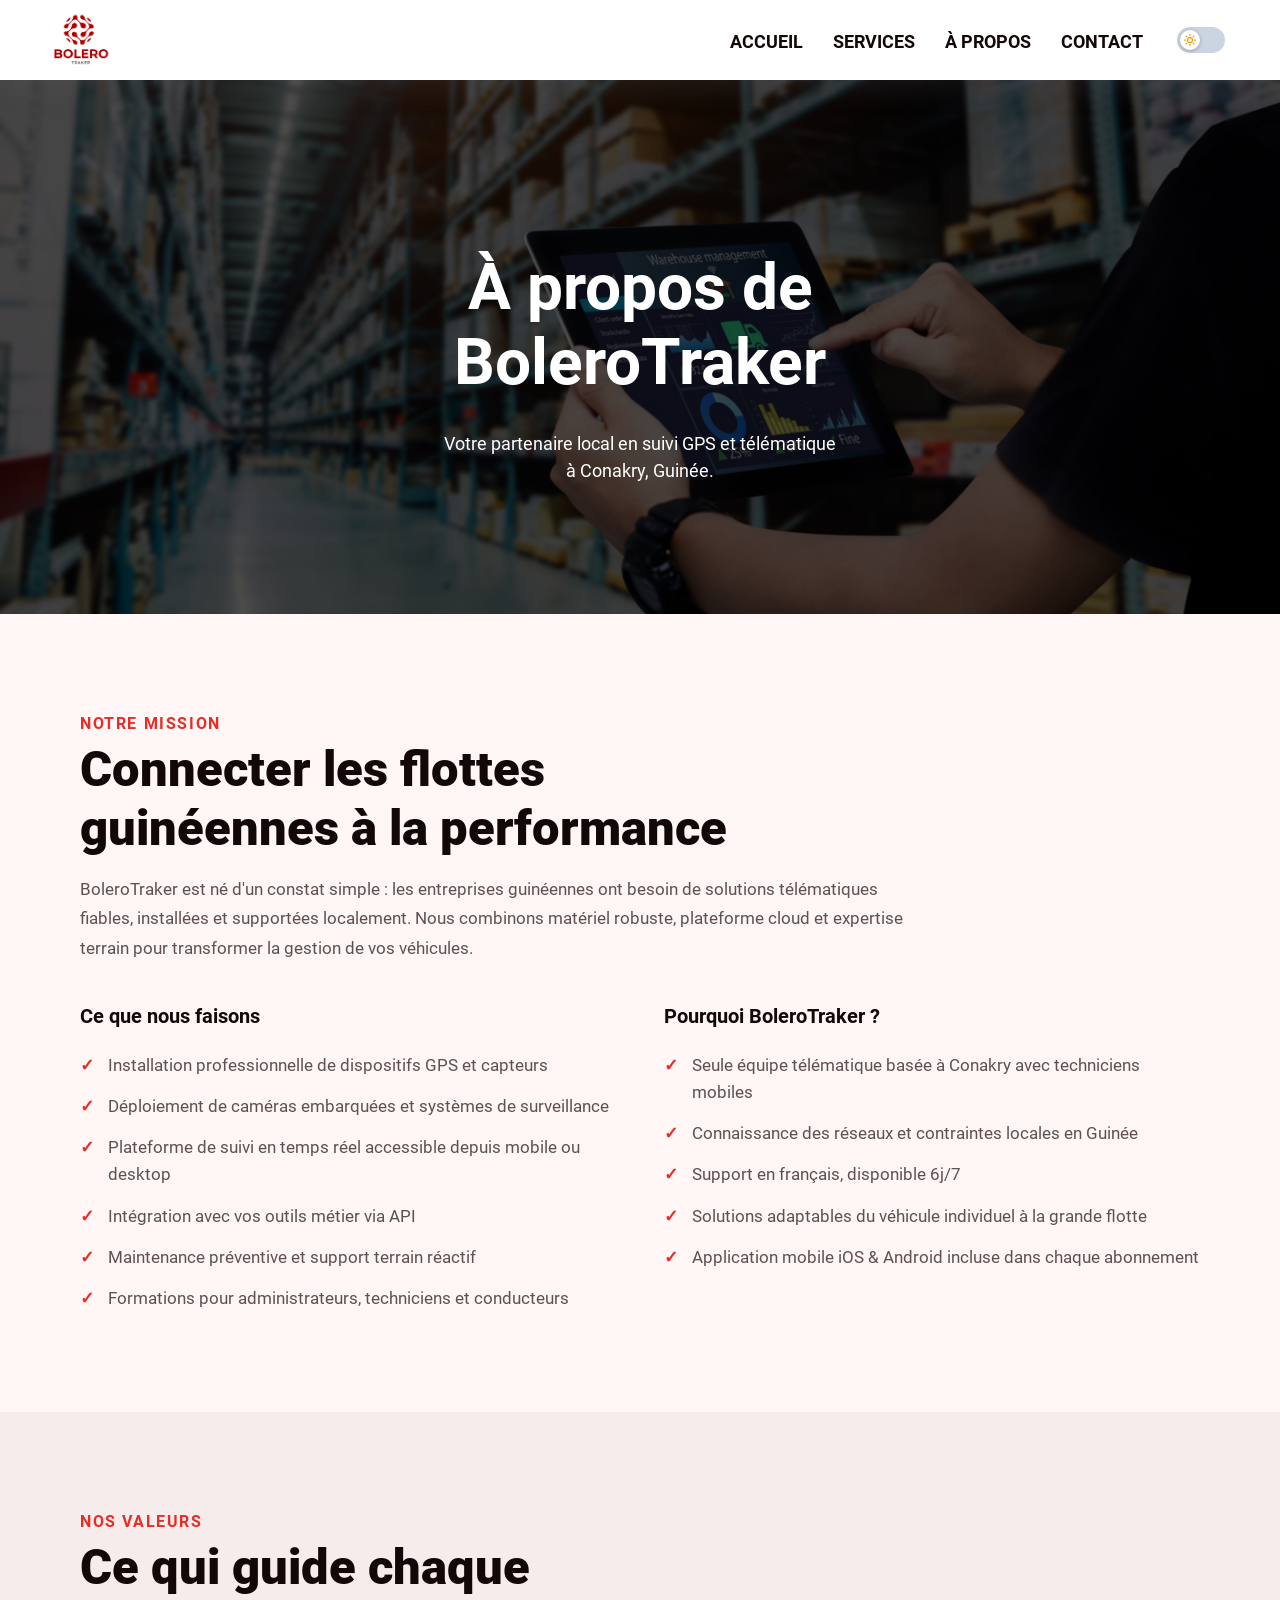
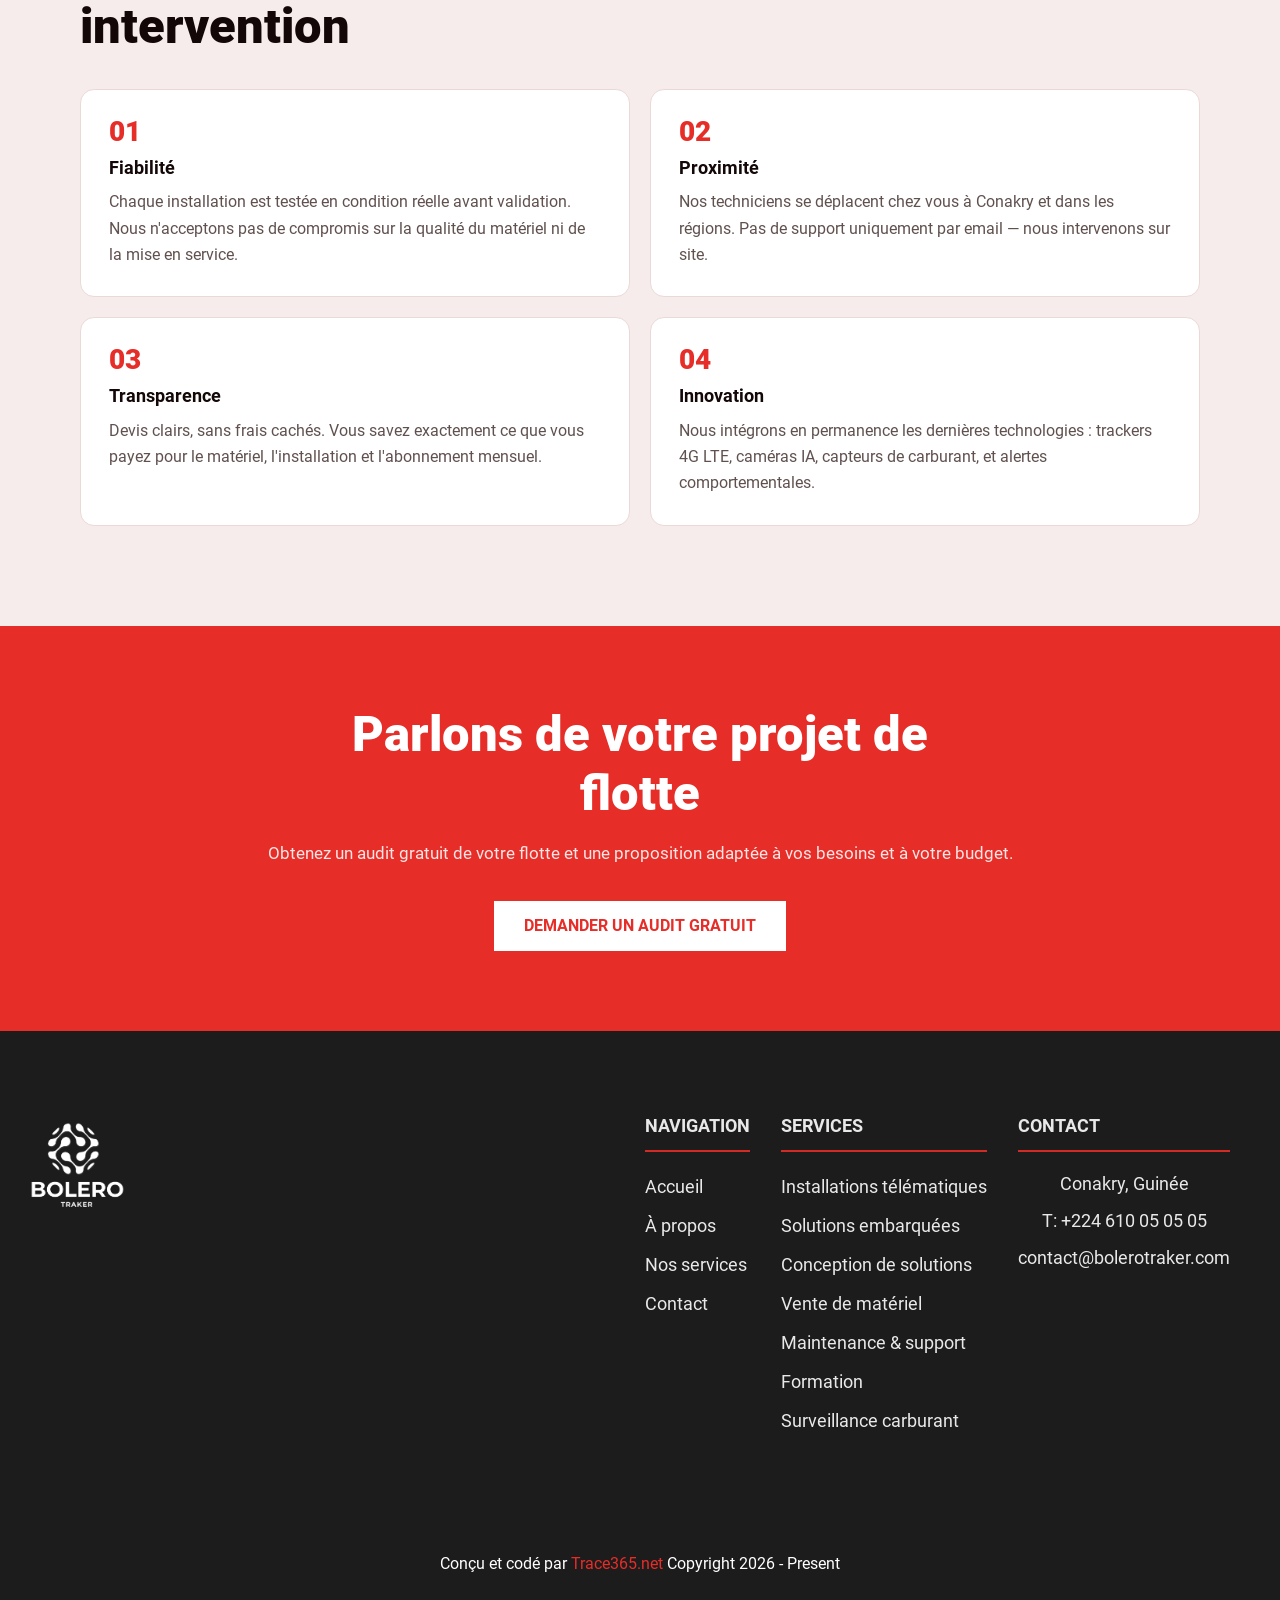
<file: about.html>
<!DOCTYPE html>
<html lang="fr">
<head>
  <meta charset="UTF-8">
  <meta name="viewport" content="width=device-width, initial-scale=1.0">
  <title>À propos — BoleroTraker | Suivi GPS Conakry, Guinée</title>
  <meta name="description" content="BoleroTraker est votre partenaire local de suivi GPS et télématique en Guinée. Découvrez notre mission, notre équipe et notre engagement pour les flottes guinéennes.">
  <link rel="canonical" href="https://www.bolerotraker.com/about.html">
  <link rel="icon" type="image/svg+xml" href="/images/favicon.svg">
  <link rel="apple-touch-icon" href="/images/favicon.svg">
  <link rel="stylesheet" href="/css/root.css">
  <link rel="stylesheet" href="/css/dark.css">
  <link rel="stylesheet" href="/css/animations.css">
</head>
<body class="interior">
  <a class="skip" aria-label="aller au contenu principal" href="#main">Aller au contenu principal</a>
  <script defer src="/js/animations.js"></script>

  <div id="nav-placeholder"></div>
  <main id="main">

    <section id="int-hero">
      <h1>À propos de BoleroTraker</h1>
      <p>Votre partenaire local en suivi GPS et télématique à Conakry, Guinée.</p>
      <picture>
        <img src="/images/hero_img_1.png" alt="équipe BoleroTraker" loading="eager" decoding="async">
      </picture>
    </section>

    <!-- Mission -->
    <section class="sp-section">
      <div class="sp-container">
        <span class="sp-label">Notre mission</span>
        <h2 class="sp-title">Connecter les flottes guinéennes à la performance</h2>
        <p class="sp-intro">BoleroTraker est né d'un constat simple : les entreprises guinéennes ont besoin de solutions télématiques fiables, installées et supportées localement. Nous combinons matériel robuste, plateforme cloud et expertise terrain pour transformer la gestion de vos véhicules.</p>
        <div class="sp-two-col" style="margin-top:2.5rem">
          <div class="sp-col">
            <h3 style="font-size:1.25rem;font-weight:700;color:var(--text);margin-bottom:1rem">Ce que nous faisons</h3>
            <ul class="sp-list">
              <li>Installation professionnelle de dispositifs GPS et capteurs</li>
              <li>Déploiement de caméras embarquées et systèmes de surveillance</li>
              <li>Plateforme de suivi en temps réel accessible depuis mobile ou desktop</li>
              <li>Intégration avec vos outils métier via API</li>
              <li>Maintenance préventive et support terrain réactif</li>
              <li>Formations pour administrateurs, techniciens et conducteurs</li>
            </ul>
          </div>
          <div class="sp-col">
            <h3 style="font-size:1.25rem;font-weight:700;color:var(--text);margin-bottom:1rem">Pourquoi BoleroTraker ?</h3>
            <ul class="sp-list">
              <li>Seule équipe télématique basée à Conakry avec techniciens mobiles</li>
              <li>Connaissance des réseaux et contraintes locales en Guinée</li>
              <li>Support en français, disponible 6j/7</li>
              <li>Solutions adaptables du véhicule individuel à la grande flotte</li>
              <li>Application mobile iOS &amp; Android incluse dans chaque abonnement</li>
            </ul>
          </div>
        </div>
      </div>
    </section>

    <!-- Values -->
    <section class="sp-section alt">
      <div class="sp-container">
        <span class="sp-label">Nos valeurs</span>
        <h2 class="sp-title">Ce qui guide chaque intervention</h2>
        <div class="sp-grid two-col" style="margin-top:2rem">
          <div class="sp-card">
            <div class="sp-card-num">01</div>
            <div class="sp-card-title">Fiabilité</div>
            <p class="sp-card-text">Chaque installation est testée en condition réelle avant validation. Nous n'acceptons pas de compromis sur la qualité du matériel ni de la mise en service.</p>
          </div>
          <div class="sp-card">
            <div class="sp-card-num">02</div>
            <div class="sp-card-title">Proximité</div>
            <p class="sp-card-text">Nos techniciens se déplacent chez vous à Conakry et dans les régions. Pas de support uniquement par email — nous intervenons sur site.</p>
          </div>
          <div class="sp-card">
            <div class="sp-card-num">03</div>
            <div class="sp-card-title">Transparence</div>
            <p class="sp-card-text">Devis clairs, sans frais cachés. Vous savez exactement ce que vous payez pour le matériel, l'installation et l'abonnement mensuel.</p>
          </div>
          <div class="sp-card">
            <div class="sp-card-num">04</div>
            <div class="sp-card-title">Innovation</div>
            <p class="sp-card-text">Nous intégrons en permanence les dernières technologies : trackers 4G LTE, caméras IA, capteurs de carburant, et alertes comportementales.</p>
          </div>
        </div>
      </div>
    </section>

    <!-- CTA -->
    <section class="sp-cta-section">
      <div class="sp-container">
        <h2 class="sp-title">Parlons de votre projet de flotte</h2>
        <p class="sp-intro">Obtenez un audit gratuit de votre flotte et une proposition adaptée à vos besoins et à votre budget.</p>
        <a href="contact.html" class="button-solid">Demander un audit gratuit</a>
      </div>
    </section>

  </main>

  <div id="footer-placeholder"></div>
  <script defer src="/js/components.js"></script>
  <script defer src="/js/nav.js"></script>
  <script defer src="/js/dark.js"></script>
</body>
</html>
</file>
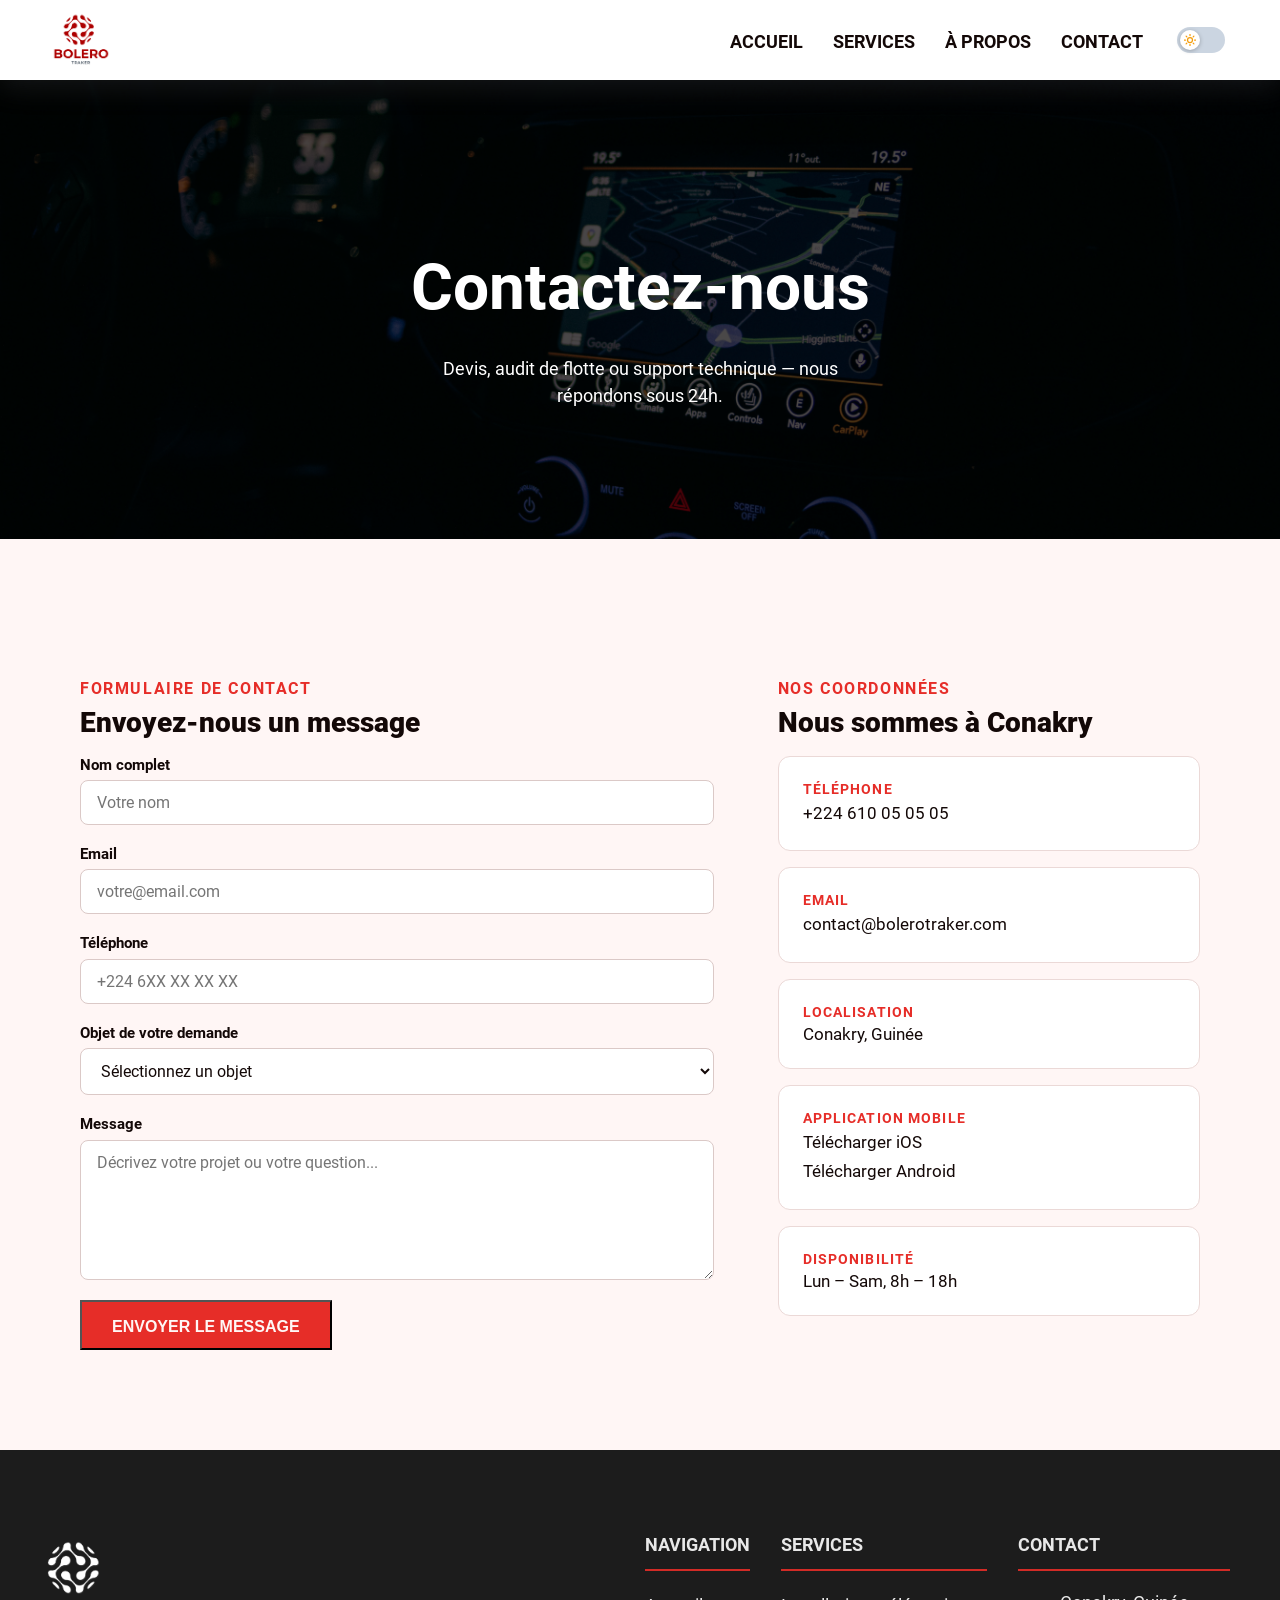
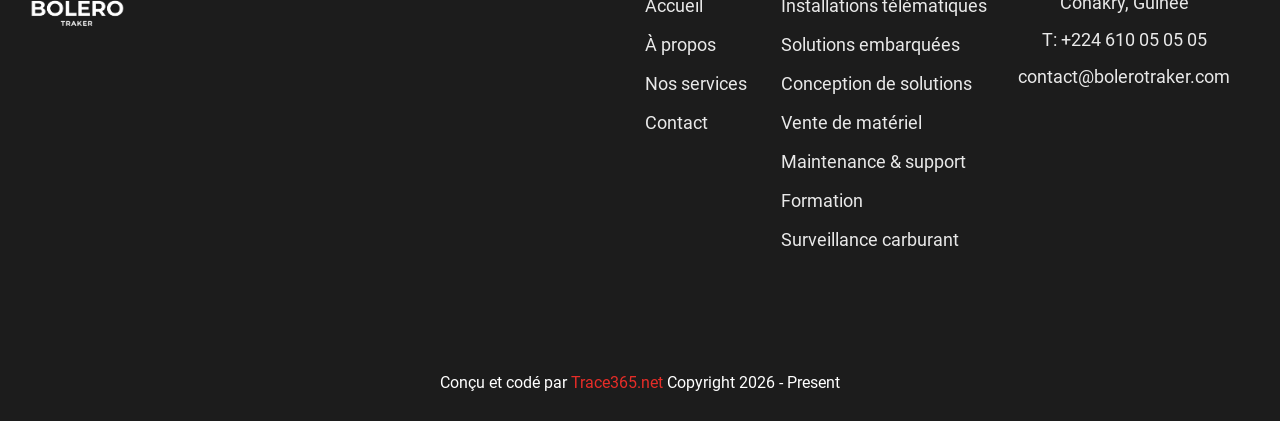
<file: contact.html>
<!DOCTYPE html>
<html lang="fr">
<head>
  <meta charset="UTF-8">
  <meta name="viewport" content="width=device-width, initial-scale=1.0">
  <title>Contact — BoleroTraker | Devis &amp; Support GPS Conakry</title>
  <meta name="description" content="Contactez BoleroTraker pour un devis d'installation GPS, un audit de flotte ou du support technique à Conakry, Guinée.">
  <link rel="canonical" href="https://www.bolerotraker.com/contact.html">
  <link rel="icon" type="image/svg+xml" href="/images/favicon.svg">
  <link rel="apple-touch-icon" href="/images/favicon.svg">
  <link rel="stylesheet" href="/css/root.css">
  <link rel="stylesheet" href="/css/dark.css">
  <link rel="stylesheet" href="/css/animations.css">
  <style>
    .contact-layout {
      display: flex;
      flex-direction: column;
      gap: 3rem;
      margin-top: 2.5rem;
    }
    @media (min-width: 900px) {
      .contact-layout { flex-direction: row; gap: 4rem; }
      .contact-form-col { flex: 1.5; }
      .contact-info-col { flex: 1; }
    }
    .contact-form label {
      display: flex;
      flex-direction: column;
      gap: 0.4rem;
      margin-bottom: 1.25rem;
      color: var(--text);
      font-weight: 600;
      font-size: 0.9375rem;
    }
    .contact-form input,
    .contact-form textarea,
    .contact-form select {
      width: 100%;
      padding: 0.75rem 1rem;
      border: 1.5px solid var(--border);
      border-radius: 0.5rem;
      font-size: 1rem;
      font-family: inherit;
      background: var(--bg-light);
      color: var(--text);
      transition: border-color 0.2s;
    }
    .contact-form input:focus,
    .contact-form textarea:focus,
    .contact-form select:focus {
      outline: none;
      border-color: var(--primary);
    }
    .contact-form textarea { resize: vertical; min-height: 140px; }
    .contact-info-item {
      display: flex;
      flex-direction: column;
      gap: 0.25rem;
      padding: 1.5rem;
      background: var(--bg-light);
      border: 1px solid var(--border-muted);
      border-radius: 0.75rem;
      margin-bottom: 1rem;
    }
    .contact-info-item strong {
      font-size: 0.875rem;
      text-transform: uppercase;
      letter-spacing: .08em;
      color: var(--primary);
      font-weight: 700;
    }
    .contact-info-item a, .contact-info-item span {
      color: var(--text);
      font-size: 1.0625rem;
      text-decoration: none;
    }
    .contact-info-item a:hover { color: var(--primary); }
    body.dark-mode .contact-form input,
    body.dark-mode .contact-form textarea,
    body.dark-mode .contact-form select {
      background: oklch(0.18 0.02 28);
      border-color: oklch(0.3 0.02 28);
    }
    body.dark-mode .contact-info-item {
      background: oklch(0.18 0.02 28);
      border-color: oklch(0.25 0.02 28);
    }
  </style>
</head>
<body class="interior">
  <a class="skip" aria-label="aller au contenu principal" href="#main">Aller au contenu principal</a>
  <script defer src="/js/animations.js"></script>

  <div id="nav-placeholder"></div>
  <main id="main">

    <section id="int-hero">
      <h1>Contactez-nous</h1>
      <p>Devis, audit de flotte ou support technique — nous répondons sous 24h.</p>
      <picture>
        <img src="/images/hero_img_2.png" alt="contact BoleroTraker" loading="eager" decoding="async">
      </picture>
    </section>

    <section class="sp-section">
      <div class="sp-container">
        <div class="contact-layout">
          <div class="contact-form-col">
            <span class="sp-label">Formulaire de contact</span>
            <h2 class="sp-title" style="font-size:1.75rem">Envoyez-nous un message</h2>
            <form class="contact-form" name="contact" method="POST" action="mailto:contact@bolerotraker.com" enctype="text/plain">
              <label>Nom complet
                <input type="text" name="name" placeholder="Votre nom" required>
              </label>
              <label>Email
                <input type="email" name="email" placeholder="votre@email.com" required>
              </label>
              <label>Téléphone
                <input type="tel" name="phone" placeholder="+224 6XX XX XX XX">
              </label>
              <label>Objet de votre demande
                <select name="subject" required>
                  <option value="" disabled selected>Sélectionnez un objet</option>
                  <option>Demande de devis</option>
                  <option>Audit de flotte gratuit</option>
                  <option>Support technique</option>
                  <option>Information produit</option>
                  <option>Partenariat</option>
                  <option>Autre</option>
                </select>
              </label>
              <label>Message
                <textarea name="message" placeholder="Décrivez votre projet ou votre question..." required></textarea>
              </label>
              <button type="submit" class="button-solid">Envoyer le message</button>
            </form>
          </div>
          <div class="contact-info-col">
            <span class="sp-label">Nos coordonnées</span>
            <h2 class="sp-title" style="font-size:1.75rem">Nous sommes à Conakry</h2>
            <div class="contact-info-item">
              <strong>Téléphone</strong>
              <a href="tel:+224610050505">+224 610 05 05 05</a>
            </div>
            <div class="contact-info-item">
              <strong>Email</strong>
              <a href="mailto:contact@bolerotraker.com">contact@bolerotraker.com</a>
            </div>
            <div class="contact-info-item">
              <strong>Localisation</strong>
              <span>Conakry, Guinée</span>
            </div>
            <div class="contact-info-item">
              <strong>Application mobile</strong>
              <a href="https://apps.apple.com/app/bolero-tracker/id6769682592" target="_blank" rel="noopener">Télécharger iOS</a>
              <a href="https://play.google.com/store/apps/details?id=com.pilottelematics.bolero" target="_blank" rel="noopener">Télécharger Android</a>
            </div>
            <div class="contact-info-item">
              <strong>Disponibilité</strong>
              <span>Lun – Sam, 8h – 18h</span>
            </div>
          </div>
        </div>
      </div>
    </section>

  </main>

  <div id="footer-placeholder"></div>
  <script defer src="/js/components.js"></script>
  <script defer src="/js/nav.js"></script>
  <script defer src="/js/dark.js"></script>
</body>
</html>
</file>
<file: css/root.css>
/*-- -------------------------- -->
<---        Core Animation      -->
<--- -------------------------- -*/


/* Smooth in-page anchor scrolling */
html { scroll-behavior: smooth; }



/*-- -------------------------- -->
<---        Core Styles         -->
<--- -------------------------- -*/
/* Mobile */
@media only screen and (min-width: 0em) {
  :root {
    /* --primary: #0070c9;
    --primaryShade: #3399ff;
    --primaryDark: #004b8a;
    --bodyTextColor: #4E4B66;
    --bodyTextColorWhite: #FAFBFC;
    --headerColor: #1a1a1a; */

    /* Brand Colors based on Logo */
    --primary: oklch(0.6 0.22 28);    /* The vibrant Team Fuel Red */
    --secondary: oklch(0.35 0.05 28);  /* Deep Charcoal with a hint of warmth */
    
    /* Backgrounds */
    --bg-dark: oklch(0.95 0.01 28);
    --bg: oklch(0.98 0.01 28);
    --bg-light: oklch(1 0 0);
    
    /* Text & Borders */
    --text: oklch(0.15 0.02 28);
    --text-muted: oklch(0.45 0.02 28);
    --highlight: var(--primary);
    --border: oklch(0.85 0.02 28);
    --border-muted: oklch(0.9 0.02 28);

    /* Status Colors (Adjusted for harmony) */
    --danger: oklch(0.55 0.22 25);
    --warning: oklch(0.75 0.15 70);
    --success: oklch(0.65 0.15 150);
    --info: oklch(0.6 0.12 230);

    --bodyTextColorWhite: oklch(0.98 0.01 28);
    --text-inverted: oklch(0.98 0.01 28);
    --text-muted-inverted: oklch(0.8 0.01 28);

    --header-bg-light: oklch(1 0 0);
    --footer-bg: oklch(0.12 0.02 28);
    --nav-text: oklch(0.15 0.02 28);


    /* --bg-dark: oklch(0.92 0.06 245);
    --bg: oklch(0.96 0.06 245);
    --bg-light: oklch(1 0.06 245);
    --text: oklch(0.15 0.12 245);
    --text-muted: oklch(0.4 0.12 245);
    --highlight: oklch(1 0.12 245);
    --border: oklch(0.6 0.12 245);
    --border-muted: oklch(0.7 0.12 245);
    --primary: oklch(0.4 0.12 245);
    --secondary: oklch(0.4 0.12 65);
    --danger: oklch(0.5 0.12 30);
    --warning: oklch(0.5 0.12 100);
    --success: oklch(0.5 0.12 160);
    --info: oklch(0.5 0.12 260);

    --bodyTextColorWhite: oklch(1 0.06 245);

    --text-inverted: oklch(0.96 0.1 245);
    --text-muted-inverted: oklch(0.76 0.1 245); ; */

    /* 13px - 16px */
    --topperFontSize: clamp(0.8125rem, 1.6vw, 1rem);
    /* 31px - 49px */
    --headerFontSize: clamp(1.9375rem, 4.5vw, 3.0625rem);
    /* 60px - 100px top and bottom */
    --sectionPadding: clamp(3.75em, 7.82vw, 6.25em) 1rem;
  }
  :root body.dark-mode {

    --bg-dark: oklch(0.1 0.02 28);
    --bg: oklch(0.14 0.02 28);
    --bg-light: oklch(0.18 0.02 28);
    
    --text: oklch(0.98 0.01 28);
    --text-muted: oklch(0.75 0.01 28);
    
    --primary: oklch(0.65 0.24 28);  /* Slightly brighter for dark mode pop */
    --secondary: oklch(0.75 0.1 28);
    
    --border: oklch(0.25 0.02 28);
    --border-muted: oklch(0.2 0.02 28);

    --header-bg-light: oklch(0.12 0.02 28);
    --nav-text: oklch(0.98 0.01 28);


    /* --bg-dark: oklch(0.1 0.06 245);
    --bg: oklch(0.15 0.06 245);
    --bg-light: oklch(0.2 0.06 245);
    --text: oklch(0.96 0.1 245);
    --text-muted: oklch(0.76 0.1 245);
    --highlight: oklch(0.5 0.12 245);
    --border: oklch(0.4 0.12 245);
    --border-muted: oklch(0.3 0.12 245);
    --primary: oklch(0.76 0.12 245);
    --secondary: oklch(0.76 0.12 65);
    --danger: oklch(0.7 0.12 30);
    --warning: oklch(0.7 0.12 100);
    --success: oklch(0.7 0.12 160);
    --info: oklch(0.7 0.12 260); */
  }
  /* roboto-regular - latin */
  @font-face {
    font-family: 'Roboto';
    font-style: normal;
    font-weight: 400;
    src: local(''), url('../fonts/roboto-v29-latin-regular.woff2') format('woff2'), /* Chrome 26+, Opera 23+, Firefox 39+ */ url('../fonts/roboto-v29-latin-regular.woff') format('woff');
    
    /* Chrome 6+, Firefox 3.6+, IE 9+, Safari 5.1+ */
  }
  /* roboto-700 - latin */
  @font-face {
    font-family: 'Roboto';
    font-style: normal;
    font-weight: 700;
    src: local(''), url('../fonts/roboto-v29-latin-700.woff2') format('woff2'), /* Chrome 26+, Opera 23+, Firefox 39+ */ url('../fonts/roboto-v29-latin-700.woff') format('woff');
    
    /* Chrome 6+, Firefox 3.6+, IE 9+, Safari 5.1+ */
  }
  /* roboto-900 - latin */
  @font-face {
    font-family: 'Roboto';
    font-style: normal;
    font-weight: 900;
    src: local(''), url('../fonts/roboto-v29-latin-900.woff2') format('woff2'), /* Chrome 26+, Opera 23+, Firefox 39+ */ url('../fonts/roboto-v29-latin-900.woff') format('woff');
    
    /* Chrome 6+, Firefox 3.6+, IE 9+, Safari 5.1+ */
  }
  body,
  html {
    margin: 0;
    padding: 0;
    font-size: 100%;
    font-family: 'Roboto', Arial, sans-serif;
    color: var(--text);
    overflow-x: hidden;
  }
  *,
  *:before,
  *:after {
    margin: 0;
    padding: 0;
    box-sizing: border-box;
  }
  body {
    transition: background-color 0.3s;
  }
  .container {
    position: relative;
    width: 92%;
    margin: auto;
  }
  h1,
  h2,
  h3,
  h4,
  h5,
  h6 {
    margin: 0;
    color: var(--text);
  }
  .cs-topper {
    font-size: var(--topperFontSize);
    line-height: 1.2em;
    text-transform: uppercase;
    letter-spacing: .1em;
    font-weight: 700;
    color: var(--primary);
    margin-bottom: 0.25rem;
    display: block;
  }
  p,
  li,
  a {
    font-size: 1.125rem;
    line-height: 1.5em;
    margin: 0;
  }
  p,
  li {
    color: var(--text-muted);
  }
  a:hover,
  button:hover {
    cursor: pointer;
  }
  .button-solid {
    font-size: 1rem;
    font-weight: bold;
    text-transform: uppercase;
    text-decoration: none;
    display: inline-block;
    width: auto;
    line-height: 3.125em;
    height: 3.125rem;
    text-align: center;
    padding: 0 1.875rem;
    position: relative;
    z-index: 1;
    background-color: var(--primary);
    color: var(--bodyTextColorWhite);
    transition: color .3s;
    transition-delay: .1s;
  }
  .button-solid:hover {
    color: #fff;
  }
  .button-solid:hover:before {
    width: 100%;
  }
  .button-solid:before {
    content: '';
    position: absolute;
    display: block;
    height: 100%;
    opacity: 1;
    top: 0;
    left: 0;
    z-index: -1;
    background-color: #000;
    width: 0;
    transition: width .3s;
  }
  .skip {
    position: absolute;
    top: 0;
    left: 0;
    opacity: 0;
    z-index: -1111111;
  }
}
/* Reset Margins */
@media only screen and (min-width: 1024px) {
  body,
  html {
    padding: 0;
    margin: 0;
  }
}
/* Scale full website with the viewport width */
@media only screen and (min-width: 2000px) {
  body,
  html {
    font-size: .85vw;
  }
}
/*-- -------------------------- -->
<---         Navigation         -->
<--- -------------------------- -*/

/* Dropdown menu hidden by default */

.dropdown-toggle {
  anchor-name: --dropdown;
}
.dropdown-menu {
  position: absolute;
  position-anchor: --dropdown;
  min-width: 200px;
  background-color: var(--primary);
  border: 1px solid #ddd;
  display: none !important;
  flex-direction: column;
  z-index: 9999;
  box-shadow: 0 8px 12px rgba(0, 0, 0, 0.1);
}


.dropdown-menu li {
  width: 100%;
}

.dropdown-menu li a {
  padding: 0.75rem 1rem;
  display: block;
  color: var(--bodyTextColorWhite) !important;
  text-decoration: none;
}

/* .dropdown-menu li a:hover {
  background-color: #f2f2f2;
} */
#navigation .container {
  margin-top: 0;
  margin-bottom: 0;

}
/* Show dropdown on hover (desktop only) */
@media (min-width: 768px) {
  .dropdown:hover .dropdown-menu {
    display: flex !important;
  }
}

/* Responsive (mobile): show dropdown when toggled (class 'open' is added via JS) */
@media (max-width: 1023px) {
  #navigation #navbar-menu {
    overflow: visible !important;
  }
  .dropdown {
    position: relative;


  }
  .dropdown-menu {
    overflow: visible;

  }
  .nav-list {
    flex-direction: column;
    overflow: visible;
    
  }

.dropdown.open .dropdown-menu {
  display: flex !important;
  flex-direction: column;
  position: relative;
  width: 100%;
  padding: 1rem;
  background-color: var(--bg); /* or var(--dark) */
  border-radius: 0.5rem;
  gap: 0.75rem;
  z-index: 9999;
  box-shadow: 0 4px 20px rgba(0, 0, 0, 0.4);
    overflow: visible;
    max-height: 400px;
    overflow-y: auto; 
    scrollbar-width: none;
    -webkit-overflow-scrolling: touch;
    -ms-overflow-style: none;
    scrollbar-width: none;
    -webkit-overflow-scrolling: touch;
    -ms-overflow-style: none;
    scrollbar-width: none;
    -webkit-overflow-scrolling: touch;
    -ms-overflow-style: none;
    scrollbar-width: none;
    -webkit-overflow-scrolling: touch;
}
body.dark-mode #navigation #navbar-menu .dropdown.open .dropdown-menu {
    background-color: var(--medium);
}
.dropdown-menu li a {
  color: #ffffff;
  text-align: center;
  font-weight: 700;
  font-size: 1rem;
  display: block;
  padding: 0.75rem 1rem;
  border-radius: 0.375rem;
  text-decoration: none;
  background-color: transparent;
    overflow: visible;

}

.dropdown-menu li a:hover {
  background-color: var(--primaryDark);
}

}

/* Mobile - Top Drop Down */
@media only screen and (max-width: 1023px) {
  #navigation {
    position: fixed;
    top: 0;
    left: 0;
    width: 100%;
    z-index: 10000;
    height: fit-content;
  }
  #navigation .background-color-div {
    position: absolute;
    top: 0;
    left: 0;
    background-color: #fff;
    width: 100%;
    height: 100%;
    box-shadow: rgba(149, 157, 165, 0.2) 0px 8px 24px;
  }
  #navigation .container {
    padding: 0.8125rem 0;
    width: 90%;
  }
  #navigation .logo {
    display: inline-block;
    height: 4rem;
    width: auto;
  }
  #navigation .logo img {
    width: auto;
    height: 100%;
  }
  #navigation .logo .light {
    display: none;
  }
  #navigation .logo .dark {
    display: block;
  }
  #navigation .hamburger-menu {
    position: absolute;
    right: 0rem;
    border: none;
    height: 3rem;
    width: 3rem;
    z-index: 100;
    display: block;
    background: transparent;
    padding: 0;
    top: 50%;
    transform: translateY(-50%);
    transition: top .3s;
  }
  #navigation .hamburger-menu span {
    height: 2px;
    width: 1.875rem;
    background-color: #000;
    display: block;
    position: absolute;
    left: 50%;
    transform: translateX(-50%);
    transition: background-color 0.3s;
  }
  #navigation .hamburger-menu span:before {
    content: '';
    position: absolute;
    display: block;
    height: 2px;
    width: 80%;
    background: #000;
    opacity: 1;
    top: -6px;
    left: 0;
    transition: width .3s, left .3s, top .3s, transform .5s;
  }
  #navigation .hamburger-menu span:after {
    content: '';
    position: absolute;
    display: block;
    height: 2px;
    width: 80%;
    background: #000;
    opacity: 1;
    top: 6px;
    left: 0;
    transition: width .3s, left .3s, top .3s, transform .3s;
  }
  #navigation .hamburger-menu.clicked span {
    background-color: transparent;
  }
  #navigation .hamburger-menu.clicked span:before {
    width: 100%;
    transform: translate(-50%, -50%) rotate(225deg);
    left: 50%;
    top: 50%;
  }
  #navigation .hamburger-menu.clicked span:after {
    width: 100%;
    transform: translate(-50%, -50%) rotate(-225deg);
    left: 50%;
    top: 50%;
  }
  #navigation #navbar-menu {
    position: fixed;
    right: 0;
    padding: 0;
    width: 100%;
    border-radius: 0 0 0.375em 0.375em;
    z-index: 9999;
    overflow: hidden;
    box-shadow: rgba(149, 157, 165, 0.2) 0px 8px 24px;
    background-color: #fff;
    top: 3.7rem;
    padding-top: 0;
    height: 0;
    transition: height 0.3s, padding-top 0.3s, top 0.3s;
  }
  #navigation #navbar-menu ul {
    padding: 0;
    perspective: 700px;
  }
  #navigation #navbar-menu ul li {
    list-style: none;
    margin-bottom: 1.5rem;
    text-align: center;
    transform-style: preserve-3d;
    opacity: 0;
    transform: translateY(-0.4375rem) rotateX(90deg);
    transition: opacity .5s, transform .5s;
  }
  #navigation #navbar-menu ul li:nth-of-type(1) {
    transition-delay: .01s;
  }
  #navigation #navbar-menu ul li:nth-of-type(2) {
    transition-delay: .02s;
  }
  #navigation #navbar-menu ul li:nth-of-type(3) {
    transition-delay: .03s;
  }
  #navigation #navbar-menu ul li:nth-of-type(4) {
    transition-delay: .04s;
  }
  #navigation #navbar-menu ul li:nth-of-type(5) {
    transition-delay: .05s;
  }
  #navigation #navbar-menu ul li:nth-of-type(6) {
    transition-delay: .06s;
  }
  #navigation #navbar-menu ul li:nth-of-type(7) {
    transition-delay: .07s;
  }
  #navigation #navbar-menu ul li a {
    text-decoration: none;
    text-transform: uppercase;
    color: #000;
    font-size: 1.1875rem;
    text-align: center;
    display: inline-block;
    position: relative;
    font-weight: bold;
  }
  #navigation #navbar-menu ul li a.active {
    color: var(--primary);
  }
  #navigation #navbar-menu ul li a.active:before {
    content: '';
    position: absolute;
    display: block;
    height: 0.5rem;
    background: var(--primary);
    opacity: 1;
    top: 2rem;
    border-radius: 0.25rem;
    left: -0.375rem;
    right: -0.375rem;
    z-index: -1;
  }
  #navigation #navbar-menu.open {
    position:absolute;
    height: fit-content;
    padding-top: 1.25rem;
    z-index: 9999;
  }
  #navigation #navbar-menu.open ul li {
    opacity: 1;
    transform: translateY(0) rotateX(0);
  }
  #navigation #navbar-menu.open ul li a.dropdown-menu-item {
    color: var(--primary) !important;
  }
  .dropdown.open .dropdown-menu li {
    margin-bottom: 0 !important;
  }
  
}
/* Desktop */
@media only screen and (min-width: 64em) {
  ::-webkit-scrollbar-track {
    -webkit-box-shadow: inset 0 0 0.375em rgba(0, 0, 0, 0.3);
    background-color: #fff;
  }
  ::-webkit-scrollbar-track-piece {
    background-color: #f0f0f0;
  }
  ::-webkit-scrollbar {
    width: 0.75em;
    background-color: #F5F5F5;
  }
  ::-webkit-scrollbar-thumb {
    border-radius: 0.625em;
    background: var(--primary);
  }
  body.scroll #navigation .background-color-div {
    height: 100%;
    box-shadow: rgba(100, 100, 111, 0.2) 0px 7px 29px 0px;
  }
  body.scroll #navigation .logo .light {
    display: none;
  }
  body.scroll #navigation .logo .dark {
    display: block;
  }
  body.scroll #navigation #navbar-menu ul li a {
    color: #1a1a1a;
  }
  body.scroll #navigation #navbar-menu ul li a.active {
    color: var(--primary);
  }
  body.dark-mode #navigation .background-color-div {
    height: 100%;
    box-shadow: rgba(100, 100, 111, 0.2) 0px 7px 29px 0px;
  }
  #navigation {
    width: 100%;
    height: fit-content;
    position: fixed;
    top: 0;
    left: 0;
    z-index: 200000;
    padding: 0;
    display: flex;
    align-items: center;
  }
    #navigation #navbar-menu ul li a.active {
    color: var(--primary);
  }
  #navigation .background-color-div {
    position: absolute;
    top: 0;
    left: 0;
    width: 100%;
    background-color: #fff;
    height: 0;
    transition: height .3s;
  }
  #navigation .container {
    max-width: 75rem;
    display: flex;
    justify-content: flex-end;
    align-items: center;
  }
  #navigation .logo {
    margin-right: auto;
    height: 5rem;
    padding: 10px 0;
    width: auto;
  }
  #navigation .logo img {
    width: auto;
    height: 100%;
  }
  #navigation #navbar-menu ul {
    padding: 0;
    display: flex;
    justify-content: flex-end;
    align-items: center;
  }
  #navigation #navbar-menu ul li {
    list-style: none;
    margin-left: 1.875rem;
    padding-top: 0.1875rem;
  }
  #navigation #navbar-menu ul li a {
    text-decoration: none;
    font-weight: bold;
    /* 14px - 18px */
    font-size: clamp(0.875rem, 1.5vw, 1.125rem);
    text-transform: uppercase;
    position: relative;
    display: inline-block;
    z-index: 1;
    color: #fff;
    transition: color .3s;
  }
  #navigation #navbar-menu ul li a:before {
    content: '';
    position: absolute;
    display: block;
    height: 0.375rem;
    border-radius: 0.1875rem;
    background: var(--bg-dark);
    opacity: 1;
    bottom: 0.125rem;
    z-index: -1;
    left: 0;
    width: 0%;
    transition: width .3s;
  }
  
  #navigation #navbar-menu ul li a:hover:before {
    width: 100%;
  }
  #navigation #navbar-menu ul li a.active:before {
    background: var(--bg) ;
  }
  #navigation #navbar-menu ul li a.active:before {
    content: '';
    position: absolute;
    display: none;
    width: 100%;
    height: 0.375rem;
    background: var(--primary);
    opacity: 1;
    bottom: 0.125rem;
    border-radius: 0.1875rem;
    left: 0rem;
    right: -0.375rem;
    z-index: -1;
    transition: bottom .3s;
  }
  #navigation .hamburger-menu {
    display: none;
  }
}
/* Dark Mode Mobile */
@media only screen and (max-width: 1023px) {
  body.dark-mode #navigation .background-color-div {
    background-color: var(--dark);
  }
  body.dark-mode #navigation .hamburger-menu.clicked span {
    background-color: var(--dark);
  }
  body.dark-mode #navigation .hamburger-menu span {
    background-color: #fff;
  }
  body.dark-mode #navigation .hamburger-menu span:before,
  body.dark-mode #navigation .hamburger-menu span:after {
    background-color: #fff;
  }
  body.dark-mode #navigation .logo .light {
    display: block;
  }
  body.dark-mode #navigation .logo .dark {
    display: none !important;
  }
  body.dark-mode #navigation #navbar-menu {
    background-color: var(--medium);
  }
  body.dark-mode #navigation #navbar-menu ul li a {
    color: #fff;
  }
  body.dark-mode #navigation #navbar-menu ul li a.active {
    color: var(--primary);
  }
}
/* Dark Mode Desktop */
@media only screen and (min-width: 1024px) {
  body.dark-mode #navigation .background-color-div {
    background-color: var(--dark);
  }
  body.dark-mode #navigation .logo .light {
    display: block;
  }
  body.dark-mode #navigation .logo .dark {
    display: none !important;
  }
  body.dark-mode #navigation #navbar-menu ul li a {
    color: #fff;
  }
  body.dark-mode #navigation #navbar-menu ul li a.active {
    color: var(--primary);
  }
}

/*-- -------------------------- -->
<---    Interior Page Nav        -->
<--- -------------------------- -*/
/* Always show solid nav on interior pages */
body.interior #navigation .background-color-div {
  background-color: var(--header-bg-light);
  height: 100%;
  box-shadow: rgba(100, 100, 111, 0.2) 0px 7px 29px 0px;
}
body.interior #navigation .logo .light {
  display: none !important;
}
body.interior #navigation .logo .dark {
  display: block !important;
}
@media only screen and (min-width: 64em) {
  body.interior #navigation #navbar-menu ul li a {
    color: var(--nav-text);
  }
}
body.dark-mode.interior #navigation .background-color-div {
  background-color: oklch(0.12 0.02 28);
}
body.dark-mode.interior #navigation .logo .light {
  display: block !important;
}
body.dark-mode.interior #navigation .logo .dark {
  display: none !important;
}

/*-- -------------------------- -->
<---    Mega Menu Dropdown       -->
<--- -------------------------- -*/
/* Dropdown item with title + description */
.dmi-title {
  display: block;
  font-size: 0.9375rem;
  font-weight: 700;
  line-height: 1.3;
  color: inherit;
}
.dmi-desc {
  display: block;
  font-size: 0.8125rem;
  line-height: 1.4;
  color: var(--text-muted);
  margin-top: 0.125rem;
}

/* Desktop mega menu override */
@media only screen and (min-width: 64em) {
  #navigation .dropdown {
    position: relative;
  }
  #navigation .dropdown-menu {
    position: absolute;
    position-anchor: unset;
    top: calc(100% + 0.75rem);
    left: 50%;
    transform: translateX(-50%);
    min-width: 640px;
    display: none !important;
    grid-template-columns: 1fr 1fr;
    gap: 0.25rem;
    padding: 0.875rem;
    background: var(--bg-light);
    border: none;
    border-top: 3px solid var(--primary);
    box-shadow: 0 12px 40px rgba(0, 0, 0, 0.14);
    border-radius: 0 0 0.75rem 0.75rem;
  }
  #navigation .dropdown:hover .dropdown-menu {
    display: grid !important;
  }
  #navigation .dropdown-menu li {
    width: 100%;
  }
  #navigation .dropdown-menu li a.dropdown-menu-item {
    display: flex;
    flex-direction: column;
    padding: 0.75rem 1rem;
    border-radius: 0.5rem;
    text-decoration: none;
    color: var(--text) !important;
    text-transform: none;
    font-size: 1rem;
    font-weight: 400;
    transition: background 0.18s;
    background: transparent;
  }
  #navigation .dropdown-menu li a.dropdown-menu-item:before {
    display: none;
  }
  #navigation .dropdown-menu li a.dropdown-menu-item:hover {
    background: var(--bg-dark);
  }
  #navigation .dropdown-menu li a.dropdown-menu-item .dmi-title {
    color: var(--text);
  }
  body.dark-mode #navigation .dropdown-menu {
    background: oklch(0.18 0.02 28);
    border-color: var(--primary);
  }
  body.dark-mode #navigation .dropdown-menu li a.dropdown-menu-item {
    color: var(--text) !important;
  }
  body.dark-mode #navigation .dropdown-menu li a.dropdown-menu-item:hover {
    background: oklch(0.22 0.02 28);
  }
  body.dark-mode #navigation .dropdown-menu li a.dropdown-menu-item .dmi-title {
    color: var(--text);
  }
  body.dark-mode #navigation .dropdown-menu li a.dropdown-menu-item .dmi-desc {
    color: var(--text-muted);
  }
}

/*-- -------------------------- -->
<---   Sub-page Content Styles  -->
<--- -------------------------- -*/
@media only screen and (min-width: 0em) {
  .sp-section {
    padding: var(--sectionPadding);
    background: var(--bg);
  }
  .sp-section.alt {
    background: var(--bg-dark);
  }
  .sp-container {
    width: 100%;
    max-width: 72rem;
    margin: 0 auto;
    padding: 0 1rem;
  }
  .sp-label {
    font-size: var(--topperFontSize);
    text-transform: uppercase;
    letter-spacing: .1em;
    font-weight: 700;
    color: var(--primary);
    display: block;
    margin-bottom: 0.5rem;
  }
  .sp-title {
    font-size: var(--headerFontSize);
    font-weight: 900;
    line-height: 1.2;
    color: var(--text);
    margin-bottom: 1rem;
    max-width: 42rem;
  }
  .sp-intro {
    color: var(--text-muted);
    line-height: 1.75;
    font-size: 1.0625rem;
    max-width: 52rem;
    margin-bottom: 2.5rem;
  }
  .sp-grid {
    display: grid;
    grid-template-columns: 1fr;
    gap: 1.25rem;
    margin-top: 2.5rem;
  }
  .sp-card {
    background: var(--bg-light);
    border: 1px solid var(--border-muted);
    border-radius: 0.875rem;
    padding: 1.75rem;
    display: flex;
    flex-direction: column;
    gap: 0.625rem;
    transition: box-shadow 0.2s;
  }
  .sp-card:hover {
    box-shadow: 0 8px 32px rgba(0,0,0,0.08);
  }
  .sp-card-num {
    font-size: 1.75rem;
    font-weight: 900;
    color: var(--primary);
    line-height: 1;
  }
  .sp-card-title {
    font-size: 1.125rem;
    font-weight: 700;
    color: var(--text);
    line-height: 1.3;
  }
  .sp-card-text {
    color: var(--text-muted);
    font-size: 1rem;
    line-height: 1.65;
  }
  .sp-list {
    list-style: none;
    padding: 0;
    display: flex;
    flex-direction: column;
    gap: 0.875rem;
    margin-top: 1.5rem;
  }
  .sp-list li {
    color: var(--text-muted);
    padding-left: 1.75rem;
    position: relative;
    font-size: 1.0625rem;
    line-height: 1.6;
  }
  .sp-list li::before {
    content: "✓";
    color: var(--primary);
    font-weight: 700;
    position: absolute;
    left: 0;
  }
  .sp-cta-section {
    background: var(--primary);
    padding: clamp(3rem, 7vw, 5rem) 1rem;
    text-align: center;
  }
  .sp-cta-section .sp-title {
    color: #fff;
    margin: 0 auto 1rem;
  }
  .sp-cta-section .sp-intro {
    color: rgba(255,255,255,0.88);
    margin: 0 auto 2rem;
  }
  .sp-cta-section .button-solid {
    background: #fff;
    color: var(--primary);
  }
  .sp-cta-section .button-solid:before {
    background: #000;
  }
  .sp-cta-section .button-solid:hover {
    color: #fff;
  }
  .sp-two-col {
    display: flex;
    flex-direction: column;
    gap: 3rem;
    align-items: flex-start;
  }
  .sp-two-col .sp-col {
    width: 100%;
  }
}
@media only screen and (min-width: 640px) {
  .sp-grid {
    grid-template-columns: 1fr 1fr;
  }
}
@media only screen and (min-width: 1024px) {
  .sp-grid {
    grid-template-columns: 1fr 1fr 1fr;
  }
  .sp-grid.two-col {
    grid-template-columns: 1fr 1fr;
  }
  .sp-two-col {
    flex-direction: row;
  }
  .sp-two-col .sp-col {
    width: 50%;
  }
}
/* Dark mode sub-page cards */
@media only screen and (min-width: 0em) {
  body.dark-mode .sp-card {
    background: oklch(0.18 0.02 28);
    border-color: oklch(0.25 0.02 28);
  }
  body.dark-mode .sp-section {
    background: var(--bg);
  }
  body.dark-mode .sp-section.alt {
    background: var(--bg-dark);
  }
}
/*-- -------------------------- -->
<---   Interior Page Header     -->
<--- -------------------------- -*/
/* Mobile */
@media only screen and (min-width: 0em) {
  #int-hero {
    display: flex;
    justify-content: center;
    align-items: center;
    flex-direction: column;
    position: relative;
    z-index: 1;
    min-height: 30vh;
    padding-top: 3.125rem;
  }
  #int-hero:before {
    content: '';
    position: absolute;
    display: block;
    height: 100%;
    width: 100%;
    background: #000;
    opacity: .7;
    top: 0;
    left: 0;
    z-index: -1;
  }
  #int-hero picture {
    position: absolute;
    top: 0;
    left: 0;
    height: 100%;
    width: 100%;
    z-index: -2;
  }
  #int-hero picture img {
    position: absolute;
    top: 0;
    left: 0;
    height: 100%;
    width: 100%;
    object-fit: cover;
  }
  #int-hero h1 {
    color: #fff;
    font-size: 2.13333333rem;
    text-align: center;
    margin: 0 auto;
    position: relative;
    width: 96%;
    max-width: 31.25rem;
    margin-top: 4.375rem;
    margin-bottom: 1.875rem;
  }
  #int-hero p {
    color: #fff;
    text-align: center;
    max-width: 25rem;
    margin: auto;
    margin-bottom: 1.875rem;
    display: block;
    width: 96%;
  }
}
/* Tablet */
@media only screen and (min-width: 48em) {
  #int-hero {
    font-size: 100%;
  }
  #int-hero h1 {
    font-size: 4rem;
  }
}
/* Small Desktop */
@media only screen and (min-width: 64em) {
  #int-hero {
    min-height: 18.75rem;
    height: auto;
    padding-top: 11.25rem;
    padding-block-end: 6.25rem;
    background-attachment: fixed;
    font-size: inherit;
  }
}
/*-- -------------------------- -->
<---           Footer           -->
<--- -------------------------- -*/
/* Mobile */
@media only screen and (min-width: 0em) {
  #footer {
    background: #1C1C1C;
    padding: 5.25rem 0 1.25rem;
    font-size: min(4vw, 1.2em);
  }
  #footer .left-section {
    margin: auto;
    margin-bottom: 3.125rem;
    text-align: center;
  }
  #footer .left-section .logo {
    display: inline-block;
    margin: auto;
    width: auto;
    height: 5.125em ;
    margin-bottom: 1.875em;
    text-align: center;
  }
  #footer .left-section .logo img {
    width: auto;
    height: 100%;
    display: block;
    filter: brightness(0) invert(1);
  }
  #footer .left-section p {
    font-size: 0.875rem;
    line-height: 1.92857143;
    color: #fff;
    opacity: .9;
    text-align: center;
    width: 100%;
    width: 21.92857143rem;
    margin: auto;
  }
  #footer .right-section {
    width: 96%;
    max-width: 25.4375rem;
    margin: auto;
  }
  #footer .right-section .lists {
    display: flex;
    justify-content: space-between;
    flex-wrap: wrap;
    width: 96%;
    max-width: 19.1875rem;
    margin: auto;
    justify-content: center;
    text-align: center;
  }
  #footer .right-section .lists ul {
    padding: 0;
    margin-bottom: 0;
    margin-top: 0;
    width:100%
  }
  #footer .right-section .lists ul:nth-of-type(3) {
    margin-top: 3.125rem;
  }
  #footer .right-section .lists ul:nth-of-type(3) li {
    display: flex;
    justify-content: center;
    align-items: center;
    margin-bottom: 1rem;
  }
  #footer .right-section .lists ul:nth-of-type(3) li h2 {
    width: 100%;
  }
  #footer .right-section .lists ul:nth-of-type(3) li:last-of-type {
    margin-bottom: 0;
  }
  #footer .right-section .lists ul li {
    list-style: none;
    margin-bottom: 0.75rem;
    color: #fff;
    font-size: 1.125rem;
    opacity: .9;
  }
  #footer .right-section .lists ul li a {
    text-decoration: none;
    color: #fff;
    line-height: 1.16666667em;
    transition: color .3s;
  }
  #footer .right-section .lists ul li a:hover {
    color: var(--primary);
  }
  #footer .right-section .lists ul h2 {
    color: #fff;
    font-size: 1.125rem;
    line-height: 1.16666667em;
    margin-bottom: 2.3125rem;
    text-transform: uppercase;
    font-weight: bold;
    position: relative;
  }
  #footer .right-section .lists ul h2:before {
    content: '';
    position: absolute;
    display: block;
    height: 0.125rem;
    width: 100%;
    background: var(--primary);
    opacity: 1;
    bottom: -1rem;
    left: 0;
  }
  #footer .right-section .buttons {
    display: flex;
    justify-content: center;
  }
  #footer .right-section .button-solid {
    margin: 0;
    height: 3.3125rem;
    padding-top: 0.1875rem;
    width: 15.625rem;
  }
  #footer .credit {
    color: #fff;
    width: 96%;
    margin: auto;
    text-align: center;
    margin-top: 6.25rem;
    line-height: 2.25rem;
    font-size: 1rem;
  }
  #footer .credit a {
    color: var(--primary);
    text-decoration: none;
    font-size: 1rem;
  }
  #footer .credit a:hover {
    text-decoration: underline;
  }
  #footer .credit .copyright {
    display: block;
    font-size: 1rem;
  }
}
/* Small Desktop */
@media only screen and (min-width: 64em) {
  #footer {
    font-size: min(1.2vw, 1em);
  }
  #footer .container {
    display: flex;
    flex-direction: row;
    flex-wrap: nowrap;
    justify-content: space-between;
    width: 96%;
    max-width: 82.5rem;
    margin: auto;
    padding: 0;
  }
  #footer .left-section {
    width: 25.5625rem;
    margin: 0;
    text-align: left;
  }
  #footer .left-section .logo {
    text-align: left;
    margin-left: 0;
    height: 6.375rem;
  }
  #footer .left-section p {
    text-align: left;
    margin-left: 0;
  }
  #footer .right-section {
    margin: 0;
    width: 38.0625rem;
    max-width: none;
  }
  #footer .right-section .lists {
    width: 96%;
    max-width: 48.0625rem;
    margin: 0;
    max-width: initial;
    justify-content: space-between;
    text-align: left;
  }
    #footer .right-section .lists ul {
      width: auto;
  }
  #footer .right-section .lists ul:nth-of-type(3) {
    margin-top: 0;
  }
  #footer .right-section .lists ul:nth-of-type(3) li:first-of-type {
    margin-bottom: 0;
    
  }
  #footer .right-section .lists ul li a {
    position: relative;
  }
  #footer .right-section .lists ul li a:before {
    content: '';
    position: absolute;
    display: block;
    height: 0.125rem;
    width: 0%;
    background: var(--primary);
    opacity: 1;
    bottom: -0.1875rem;
    left: 0;
    transition: width .3s;
  }
  #footer .right-section .lists ul li a:hover:before {
    width: 100%;
  }
  #footer .right-section .buttons {
    justify-content: flex-start;
  }
  #footer .credit .copyright {
    display: inline-block;
  }
}
/* Dark Mode */
@media only screen and (min-width: 0em) {
  body.dark-mode #footer {
    background: #061623;
  }
}
</file>
<file: css/dark.css>
/*-- -------------------------- -->
<---      Core Dark Styles      -->
<--- -------------------------- -*/
/* Mobile */
@media only screen and (min-width: 0em) {
  :root {
    --dark: #082032;
    --medium: #2C394B;
    --accent: #334756;
  }
  body.dark-mode {
    background-color: var(--bg);
  }
  body.dark-mode .light {
    display: none;
  }
  body.dark-mode .dark {
    display: block !important;
  }
  .dark {
    display: none;
  }
}
/*-- -------------------------- -->
<---      Dark Mode Toggle      -->
<--- -------------------------- -*/
/* Mobile */
@media only screen and (min-width: 0em) {
  #dark-mode-toggle {
    display: flex;
    align-items: center;
    justify-content: center;
    position: absolute;
    top: 50%;
    transform: translateY(-50%);
    right: 3.75rem;
    background: transparent;
    border: none;
    padding: 0.25rem;
    cursor: pointer;
  }
  .dmt-track {
    display: block;
    width: 3rem;
    height: 1.625rem;
    background: #cbd5e1;
    border-radius: 999px;
    position: relative;
    transition: background 0.3s ease;
  }
  body.dark-mode .dmt-track {
    background: #1e3a5f;
  }
  .dmt-thumb {
    position: absolute;
    top: 0.1875rem;
    left: 0.1875rem;
    width: 1.25rem;
    height: 1.25rem;
    background: #fff;
    border-radius: 50%;
    box-shadow: 0 1px 4px rgba(0,0,0,0.25);
    transition: transform 0.35s cubic-bezier(0.34,1.56,0.64,1), background 0.3s;
    display: flex;
    align-items: center;
    justify-content: center;
  }
  body.dark-mode .dmt-thumb {
    transform: translateX(1.375rem);
    background: #0f172a;
  }
  .dmt-sun,
  .dmt-moon {
    width: 0.75rem;
    height: 0.75rem;
    position: absolute;
    transition: opacity 0.2s;
    pointer-events: none;
  }
  .dmt-sun {
    color: #f59e0b;
    opacity: 1;
  }
  .dmt-moon {
    color: #a78bfa;
    opacity: 0;
  }
  body.dark-mode .dmt-sun { opacity: 0; }
  body.dark-mode .dmt-moon { opacity: 1; }

  body.dark-mode #navigation .logo img {
    filter:
      drop-shadow( 1px  0    0 #fbbf24)
      drop-shadow(-1px  0    0 #fbbf24)
      drop-shadow( 0    1px  0 #fbbf24)
      drop-shadow( 0   -1px  0 #fbbf24)
      drop-shadow( 0.7px  0.7px 0 #fbbf24)
      drop-shadow(-0.7px -0.7px 0 #fbbf24)
      drop-shadow( 0.7px -0.7px 0 #fbbf24)
      drop-shadow(-0.7px  0.7px 0 #fbbf24);
  }
}
/* Desktop */
@media only screen and (min-width: 64em) {
  #dark-mode-toggle {
    position: relative;
    top: auto;
    right: auto;
    transform: none;
    margin-left: 1.875rem;
    margin-bottom: 0;
  }
}
</file>
<file: css/animations.css>
.fade-in {
  opacity: 0;
  transition: opacity .5s;
  will-change: opacity;
}

.fade-in.in {
  opacity: 1;
}

.slide-top {
  opacity: 0;
  transform: translateY(24px);
  transition: opacity .5s, transform .5s;
  will-change: opacity, transform;
}

.slide-top.in {
  opacity: 1;
  transform: none;
}

.slide-right {
  opacity: 0;
  transform: translateX(24px);
  transition: opacity .5s, transform .5s;
  will-change: opacity, transform;
}

.slide-right.in {
  opacity: 1;
  transform: none;
}

.slide-left {
  opacity: 0;
  transform: translateX(-24px);
  transition: opacity .5s, transform .5s;
  will-change: opacity, transform;
}

.slide-left.in {
  opacity: 1;
  transform: none;
}

.slide-bottom {
  opacity: 0;
  transform: translateY(-24px);
  transition: opacity .5s, transform .5s;
  will-change: opacity, transform;
}

.slide-bottom.in {
  opacity: 1;
  transform: none;
}


/* keep this AFTER .fx.in */
.parallax .bg.fx.in {
  transform: translateY(calc(var(--p, 0) * -40px));
}

.parallax .bg {
  transform: translateY(calc(var(--p, 0) * -40px));
}

@keyframes expand-in {
  0% {
    transform: scale(0);
    opacity: 0;
  }

  60% {
    transform: scale(1.04);
    opacity: 1;
  }

  100% {
    transform: scale(1);
    opacity: 1;
  }
}

.expand-in {
  display: inline-block;
  /* allow transform without affecting siblings */
  transform-origin: center;
  animation: expand-in .7s cubic-bezier(.2, .7, .2, 1) both;
  /* both = apply final state */
  will-change: transform, opacity;
}

/* respect reduced motion */
@media (prefers-reduced-motion: reduce) {
  .expand-in {
    animation: none;
    opacity: 1;
    transform: none;
  }
}

.staggered-s {
  transition-delay: calc(var(--i, 0) * 300ms);
}

.staggered-m {
  transition-delay: calc(var(--i, 0) * 175ms);
}

.staggered-f {
  transition-delay: calc(var(--i, 0) * 100ms);
}
</file>
